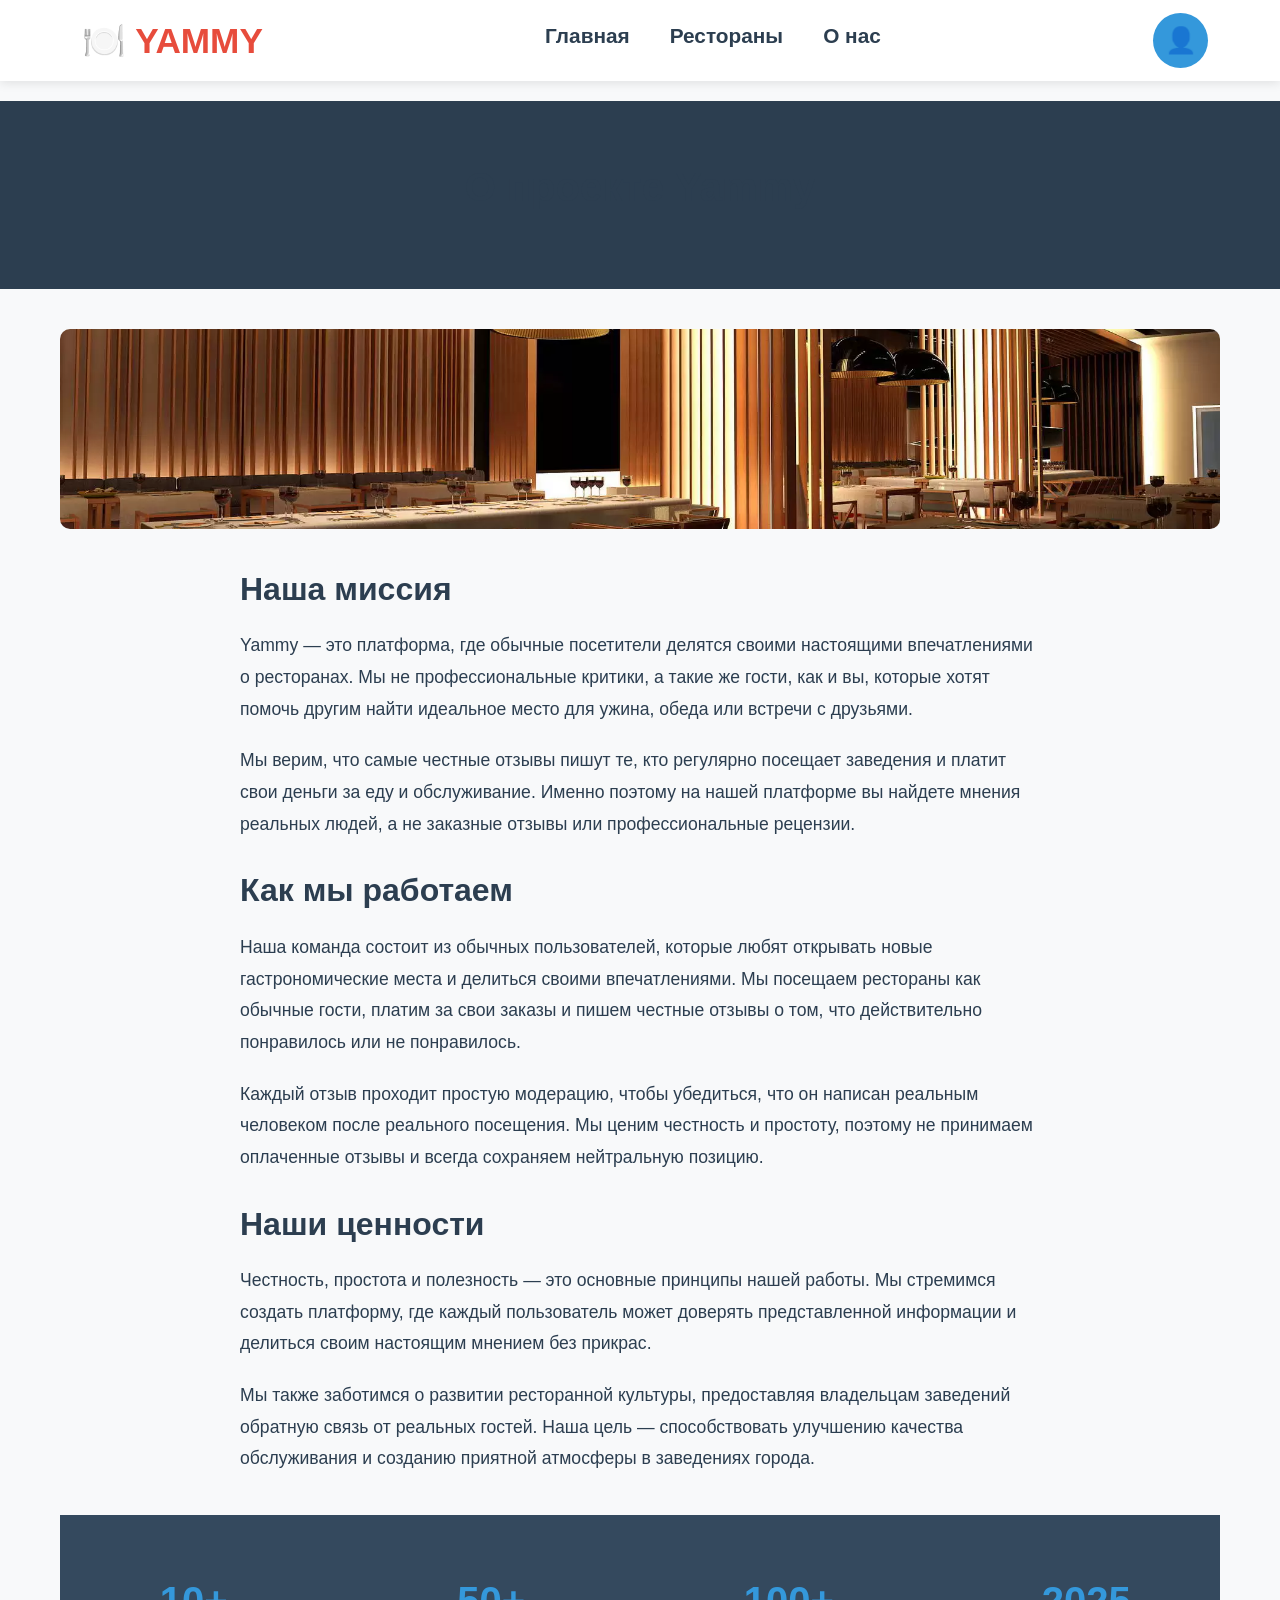
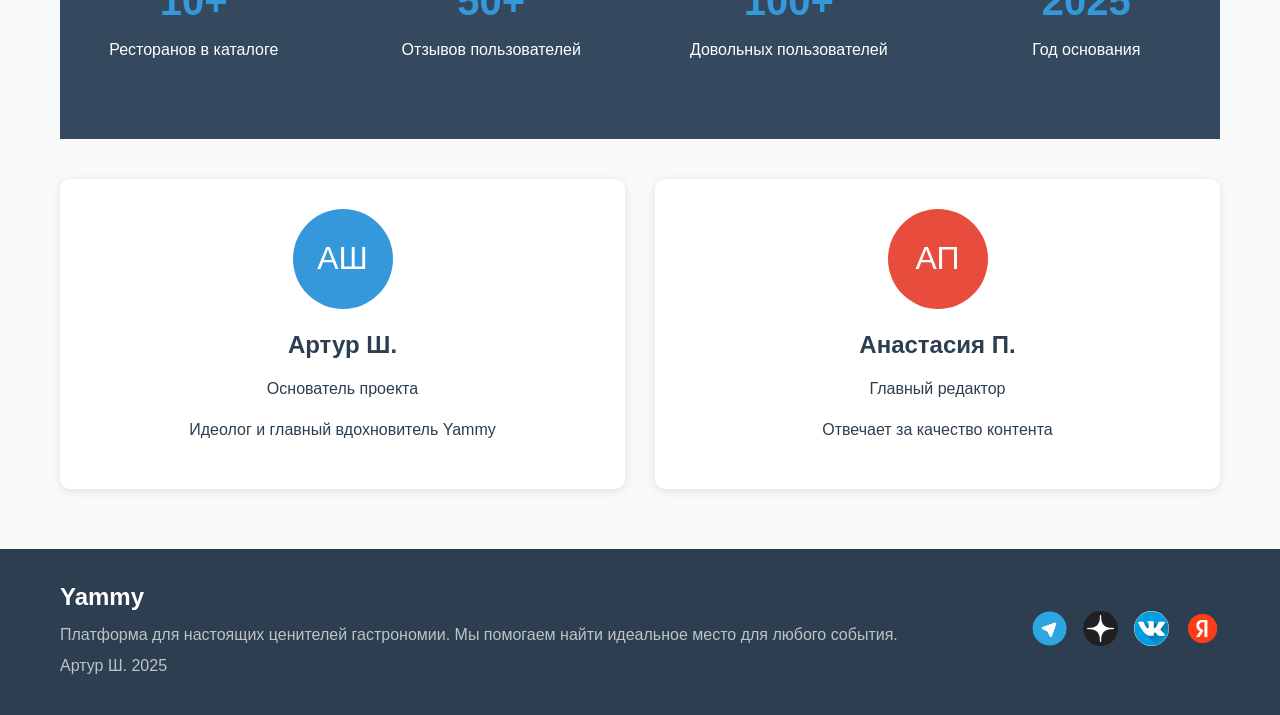
<file: frontend/about.html>
<!DOCTYPE html>
<html lang="ru">
<head>
    <meta charset="UTF-8">
    <meta name="viewport" content="width=device-width, initial-scale=1.0">
    <title>О нас - Yammy</title>
    <link rel="stylesheet" href="css/gen/reset.css">
    <link rel="stylesheet" href="css/gen/variables.css">
    <link rel="stylesheet" href="css/gen/base.css">
    <link rel="stylesheet" href="css/gen/header.css">
    <link rel="stylesheet" href="css/gen/footer.css">
    <link rel="stylesheet" href="css/gen/components.css">
    <link rel="stylesheet" href="css/gen/utilities.css">
    <link rel="stylesheet" href="css/pages/about.css">
</head>
<body>
    <header>
        <nav>
            <a href="index.html" class="logo">
                <div class="logo-placeholder">🍽️ YAMMY</div>
            </a>
            <ul class="nav-links">
                <li><a href="index.html">Главная</a></li>
                <li><a href="catalog.html">Рестораны</a></li>
                <li><a href="about.html">О нас</a></li>
            </ul>
            <a href="auth.html" class="profile-link">
                <div class="profile-placeholder">👤</div>
            </a>
        </nav>
    </header>

    <main>
        <div class="about-hero">
            <div class="container">
                <h1>О проекте Yammy</h1>
            </div>
        </div>

        <div class="container">
            <div class="about-image"></div>

            <div class="about-content">
                <h2>Наша миссия</h2>
                <p>Yammy — это платформа, где обычные посетители делятся своими настоящими впечатлениями о ресторанах. Мы не профессиональные критики, а такие же гости, как и вы, которые хотят помочь другим найти идеальное место для ужина, обеда или встречи с друзьями.</p>
                
                <p>Мы верим, что самые честные отзывы пишут те, кто регулярно посещает заведения и платит свои деньги за еду и обслуживание. Именно поэтому на нашей платформе вы найдете мнения реальных людей, а не заказные отзывы или профессиональные рецензии.</p>
                
                <h2>Как мы работаем</h2>
                <p>Наша команда состоит из обычных пользователей, которые любят открывать новые гастрономические места и делиться своими впечатлениями. Мы посещаем рестораны как обычные гости, платим за свои заказы и пишем честные отзывы о том, что действительно понравилось или не понравилось.</p>
                
                <p>Каждый отзыв проходит простую модерацию, чтобы убедиться, что он написан реальным человеком после реального посещения. Мы ценим честность и простоту, поэтому не принимаем оплаченные отзывы и всегда сохраняем нейтральную позицию.</p>
                
                <h2>Наши ценности</h2>
                <p>Честность, простота и полезность — это основные принципы нашей работы. Мы стремимся создать платформу, где каждый пользователь может доверять представленной информации и делиться своим настоящим мнением без прикрас.</p>
                
                <p>Мы также заботимся о развитии ресторанной культуры, предоставляя владельцам заведений обратную связь от реальных гостей. Наша цель — способствовать улучшению качества обслуживания и созданию приятной атмосферы в заведениях города.</p>
            </div>

            <div class="stats">
                <div class="stats-grid">
                    <div class="stat-item">
                        <h3>10+</h3>
                        <p>Ресторанов в каталоге</p>
                    </div>
                    <div class="stat-item">
                        <h3>50+</h3>
                        <p>Отзывов пользователей</p>
                    </div>
                    <div class="stat-item">
                        <h3>100+</h3>
                        <p>Довольных пользователей</p>
                    </div>
                    <div class="stat-item">
                        <h3>2025</h3>
                        <p>Год основания</p>
                    </div>
                </div>
            </div>

            <div class="team">
                <div class="team-member">
                    <div class="member-avatar">АШ</div>
                    <h3>Артур Ш.</h3>
                    <p>Основатель проекта</p>
                    <p>Идеолог и главный вдохновитель Yammy</p>
                </div>
                <div class="team-member">
                    <div class="member-avatar" style="background: #e74c3c;">АП</div>
                    <h3>Анастасия П.</h3>
                    <p>Главный редактор</p>
                    <p>Отвечает за качество контента</p>
                </div>
            </div>
        </div>
    </main>

    <footer>
        <div class="footer-content">
            <div class="footer-info">
                <h3>Yammy</h3>
                <p>Платформа для настоящих ценителей гастрономии. Мы помогаем найти идеальное место для любого события.</p>
                <p>Артур Ш. 2025</p>
            </div>
            <div class="social-links">
                <a href="#"><img src="images/telegram.png" alt="Telegram"></a>
                <a href="#"><img src="images/dzen.png" alt="Яндекс Дзен"></a>
                <a href="#"><img src="images/vk.png" alt="ВКонтакте"></a>
                <a href="#"><img src="images/yand.png" alt="Яндекс"></a>
            </div>
        </div>
    </footer>
</body>
</html>
</file>
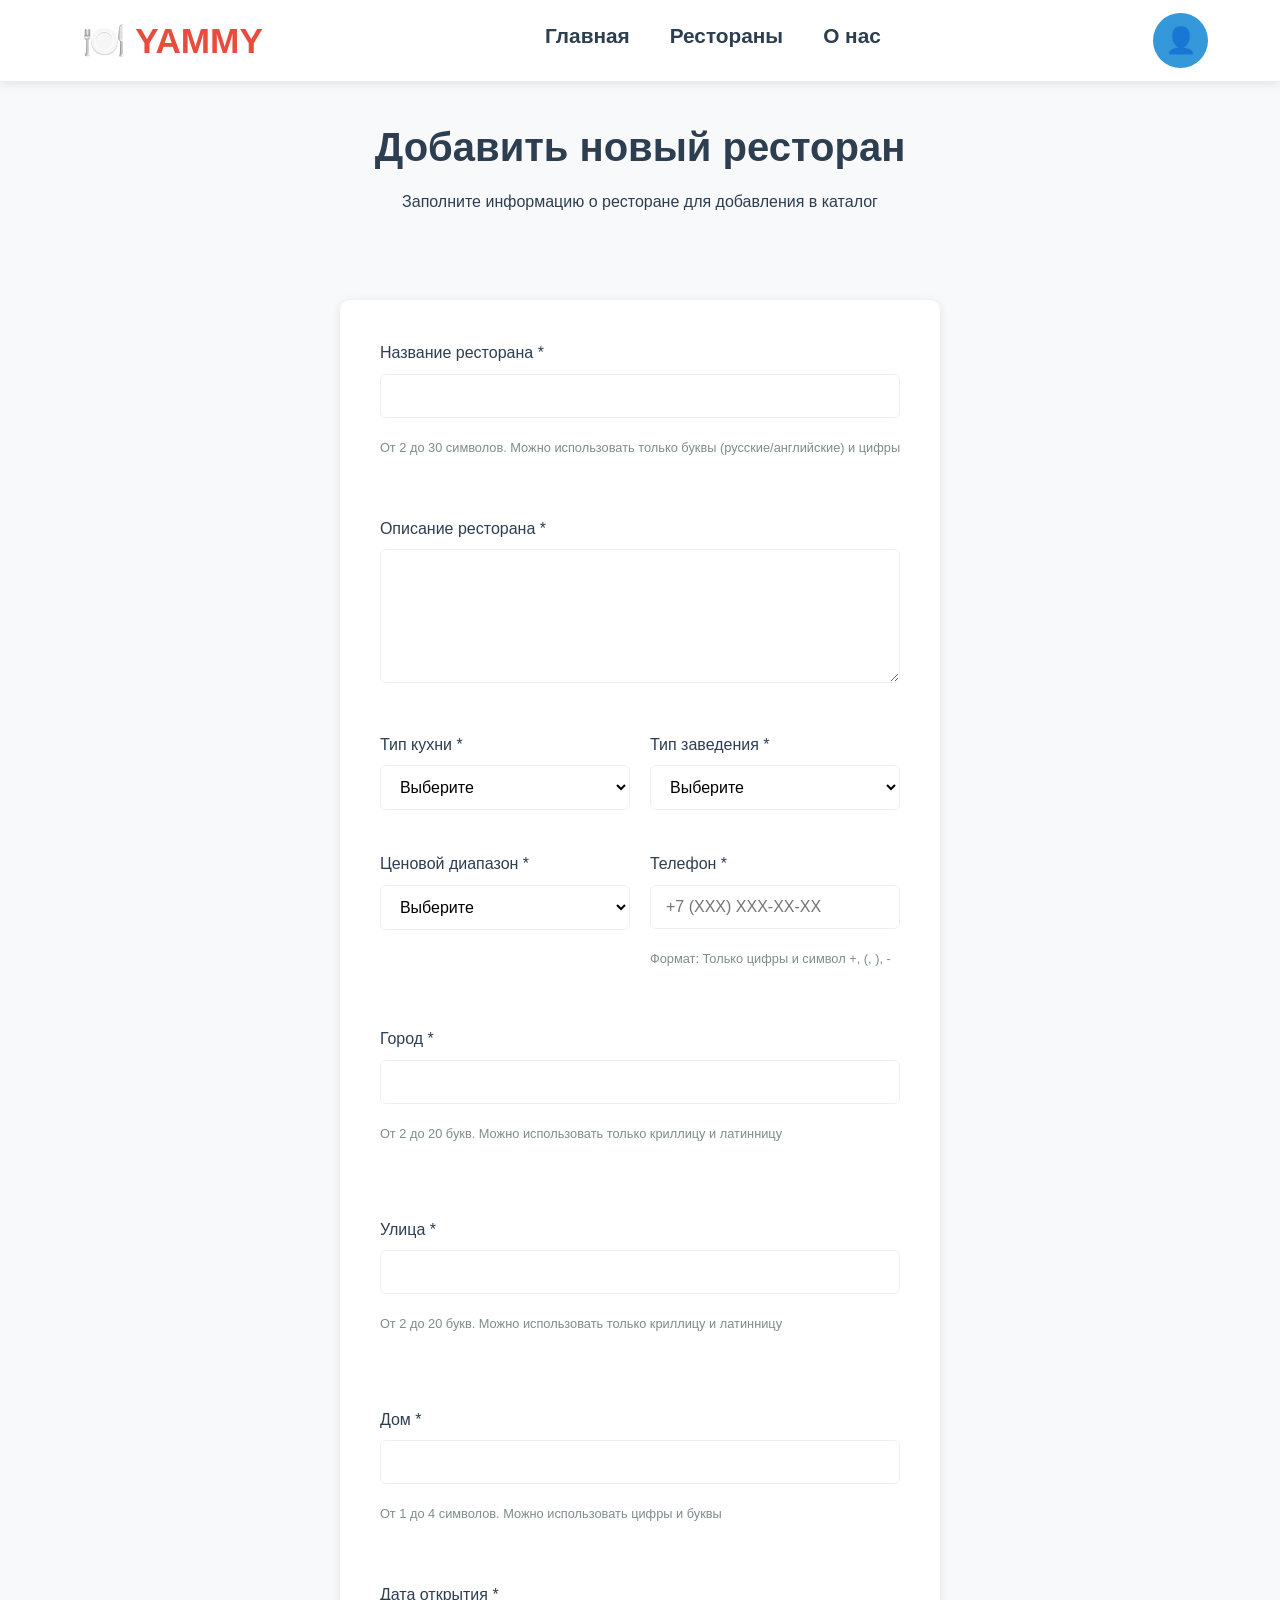
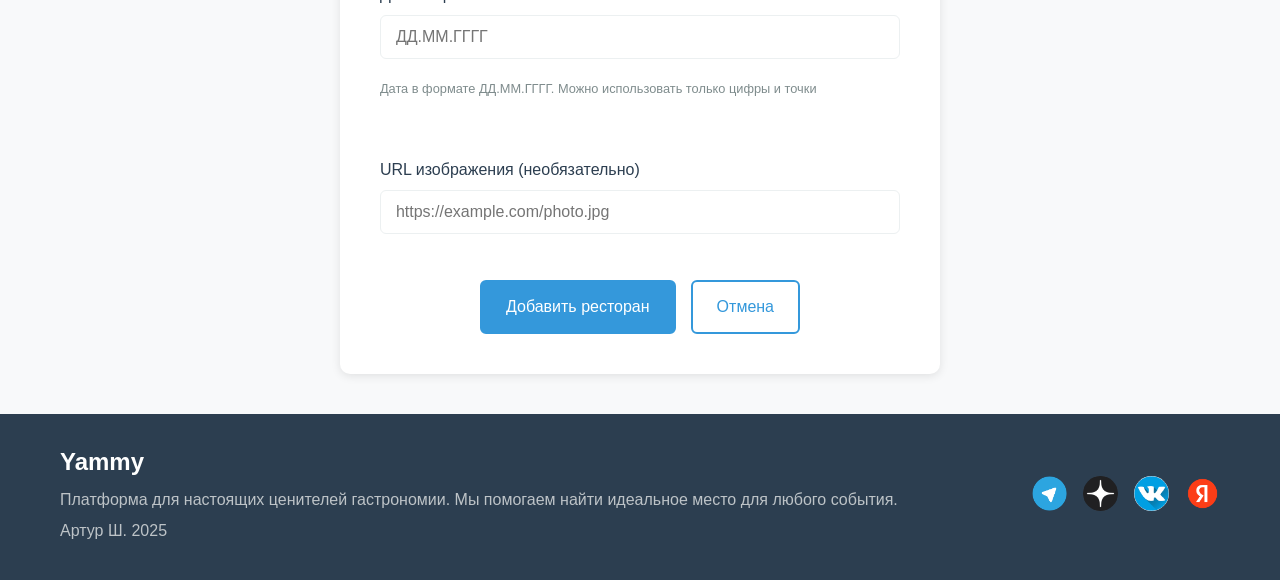
<file: frontend/add.html>
<!DOCTYPE html>
<html lang="ru">
<head>
    <meta charset="UTF-8">
    <meta name="viewport" content="width=device-width, initial-scale=1.0">
    <title>Добавить ресторан - Yammy</title>
    <link rel="stylesheet" href="css/gen/reset.css">
    <link rel="stylesheet" href="css/gen/variables.css">
    <link rel="stylesheet" href="css/gen/base.css">
    <link rel="stylesheet" href="css/gen/header.css">
    <link rel="stylesheet" href="css/gen/footer.css">
    <link rel="stylesheet" href="css/gen/components.css">
    <link rel="stylesheet" href="css/gen/utilities.css">
    <link rel="stylesheet" href="css/pages/add.css">
</head>
<body>
    <header>
        <nav>
            <a href="index.html" class="logo"><div class="logo-placeholder">🍽️ YAMMY</div></a>
            <ul class="nav-links">
                <li><a href="index.html">Главная</a></li>
                <li><a href="catalog.html">Рестораны</a></li>
                <li><a href="about.html">О нас</a></li>
            </ul>
            <a href="auth.html" class="profile-link" id="profile-link"><div class="profile-placeholder" id="profile-icon">👤</div></a>
        </nav>
    </header>

    <main class="container">
        <div class="add-restaurant-header">
            <h1>Добавить новый ресторан</h1>
            <p>Заполните информацию о ресторане для добавления в каталог</p>
        </div>

        <form class="add-form">
            <div class="form-group">
                <label for="restaurant-name">Название ресторана *</label>
                <input type="text" id="restaurant-name" required>
            </div>
            <div class="form-group">
                <label for="restaurant-description">Описание ресторана *</label>
                <textarea id="restaurant-description" rows="6" required></textarea>
            </div>
            <div class="form-row">
                <div class="form-group">
                    <label for="cuisine-type">Тип кухни *</label>
                    <select id="cuisine-type" required>
                        <option value="">Выберите</option>
                        <option value="Итальянская">Итальянская</option>
                        <option value="Грузинская">Грузинская</option>
                        <option value="Японская">Японская</option>
                        <option value="Американская">Американская</option>
                        <option value="Русская">Русская</option>
                    </select>
                </div>
                <div class="form-group">
                    <label for="restaurant-type">Тип заведения *</label>
                    <select id="restaurant-type" required>
                        <option value="">Выберите</option>
                        <option value="Ресторан">Ресторан</option>
                        <option value="Кафе">Кафе</option>
                        <option value="Бар">Бар</option>
                        <option value="Кофейня">Кофейня</option>
                    </select>
                </div>
            </div>
            <div class="form-row">
                <div class="form-group">
                    <label for="price-range">Ценовой диапазон *</label>
                    <select id="price-range" required>
                        <option value="">Выберите</option>
                        <option value="$">$ (до 1000₽)</option>
                        <option value="$$">$$ (1000-2000₽)</option>
                        <option value="$$$">$$$ (2000-4000₽)</option>
                        <option value="$$$$">$$$$ (4000-7000₽)</option>
                        <option value="$$$$$">$$$$$ (от 7000₽)</option>
                    </select>
                </div>
                <div class="form-group">
                    <label for="phone">Телефон *</label>
                    <input type="tel" id="phone" required placeholder="+7 (XXX) XXX-XX-XX">
                </div>
            </div>
            <div class="address-fields">
                <div class="form-group">
                    <label for="city">Город *</label>
                    <input type="text" id="city" required>
                </div>
                <div class="form-group">
                    <label for="street">Улица *</label>
                    <input type="text" id="street" required>
                </div>
                <div class="form-group">
                    <label for="house">Дом *</label>
                    <input type="text" id="house" required>
                </div>
            </div>
            <div class="form-group">
                <label for="opening-date">Дата открытия *</label>
                <input type="text" id="opening-date" required placeholder="ДД.ММ.ГГГГ">
            </div>
            <div class="form-group">
                <label for="image-url">URL изображения (необязательно)</label>
                <input type="text" id="image-url" placeholder="https://example.com/photo.jpg">
            </div>
            <div class="form-actions">
                <button type="button" class="btn" id="submit-restaurant">Добавить ресторан</button>
                <a href="admin.html" class="btn btn-secondary">Отмена</a>
            </div>
        </form>
    </main>

    <footer>
        <div class="footer-content">
            <div class="footer-info">
                <h3>Yammy</h3>
                <p>Платформа для настоящих ценителей гастрономии. Мы помогаем найти идеальное место для любого события.</p>
                <p>Артур Ш. 2025</p>
            </div>
            <div class="social-links">
                <a href="#"><img src="images/telegram.png" alt="Telegram"></a>
                <a href="#"><img src="images/dzen.png" alt="Яндекс Дзен"></a>
                <a href="#"><img src="images/vk.png" alt="ВКонтакте"></a>
                <a href="#"><img src="images/yand.png" alt="Яндекс"></a>
            </div>
        </div>
    </footer>

    <script src="js/api.js"></script>
    <script src="js/auth.js"></script>
    <script src="js/validation.js"></script> 
    <script src="js/add.js"></script>
</body>
</html>
</file>
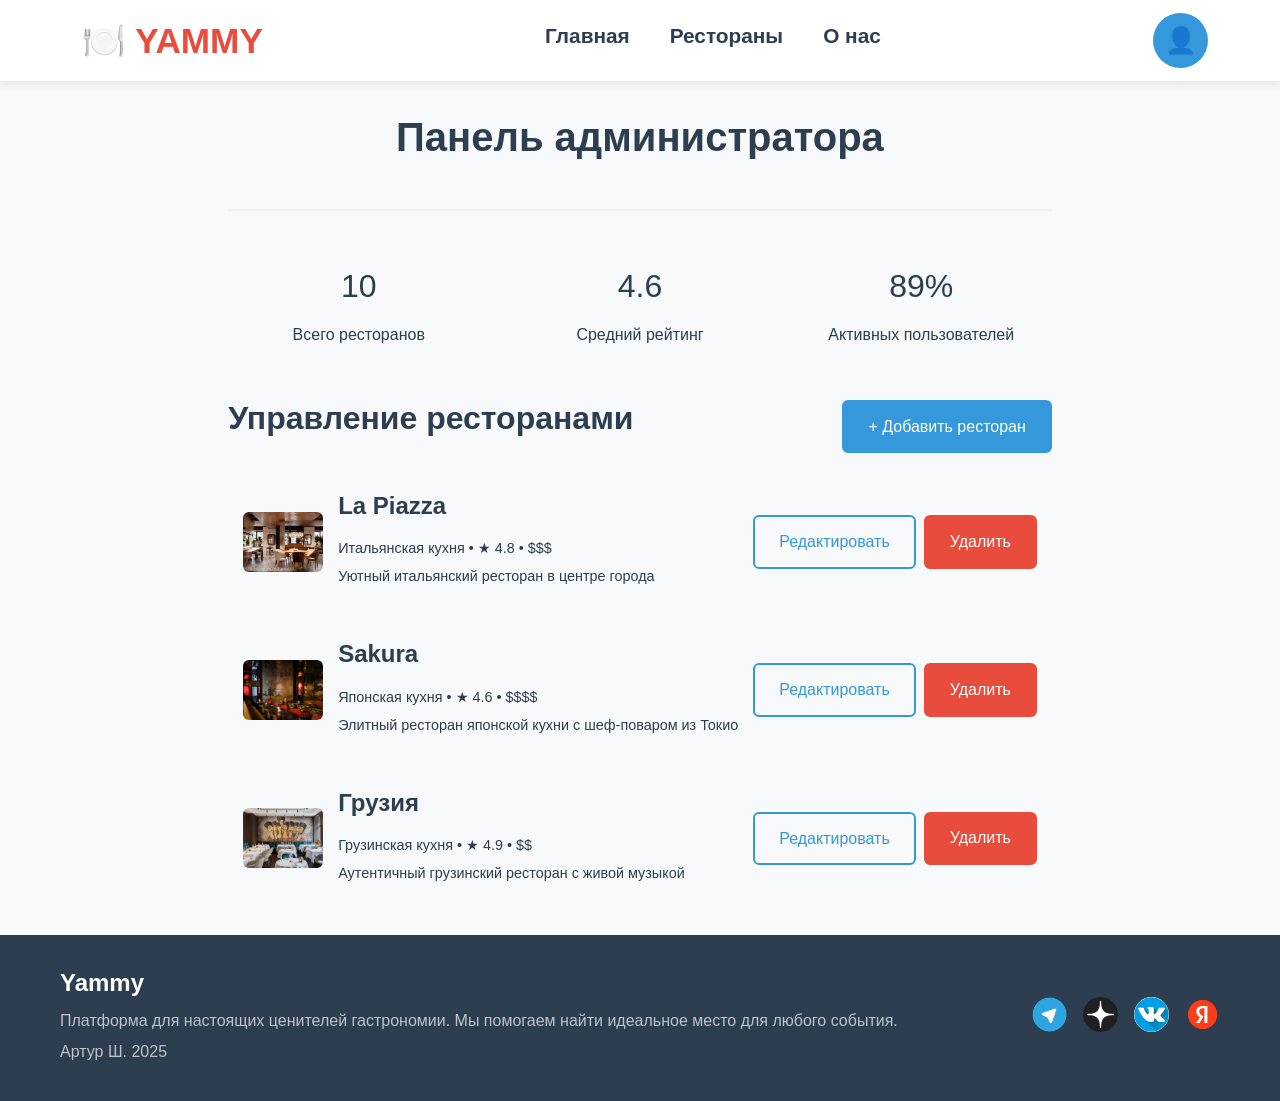
<file: frontend/admin.html>
<!DOCTYPE html>
<html lang="ru">
<head>
    <meta charset="UTF-8">
    <meta name="viewport" content="width=device-width, initial-scale=1.0">
    <title>Админ-панель - Yammy</title>
    <link rel="stylesheet" href="css/gen/reset.css">
    <link rel="stylesheet" href="css/gen/variables.css">
    <link rel="stylesheet" href="css/gen/base.css">
    <link rel="stylesheet" href="css/gen/header.css">
    <link rel="stylesheet" href="css/gen/footer.css">
    <link rel="stylesheet" href="css/gen/components.css">
    <link rel="stylesheet" href="css/gen/utilities.css">
    <link rel="stylesheet" href="css/pages/admin.css">
</head>
<body>
    <header>
        <nav>
            <a href="index.html" class="logo">
                <div class="logo-placeholder">🍽️ YAMMY</div>
            </a>
            <ul class="nav-links">
                <li><a href="index.html">Главная</a></li>
                <li><a href="catalog.html">Рестораны</a></li>
                <li><a href="about.html">О нас</a></li>
            </ul>
            <a href="profile.html" class="profile-link">
                <div class="profile-placeholder">👤</div>
            </a>
        </nav>
    </header>

    <main class="container">
        <section class="admin-header">
            <h1>Панель администратора</h1>
        </section>

        <section class="stats">
            <div class="stat-card">
                <div class="stat-number">10</div>
                <div>Всего ресторанов</div>
            </div>
            <div class="stat-card">
                <div class="stat-number">4.6</div>
                <div>Средний рейтинг</div>
            </div>
            <div class="stat-card">
                <div class="stat-number">89%</div>
                <div>Активных пользователей</div>
            </div>
        </section>

        <section class="admin-actions">
            <div class="section-header">
                <h2>Управление ресторанами</h2>
                <a href="add.html" class="btn">+ Добавить ресторан</a>
            </div>
            <div class="restaurants-list">
                <article class="restaurant-admin-item">
                    <img src="images/La1.png" alt="La Piazza" class="restaurant-image">
                    <div class="restaurant-info">
                        <h3>La Piazza</h3>
                        <p>Итальянская кухня • ★ 4.8 • $$$</p>
                        <p>Уютный итальянский ресторан в центре города</p>
                    </div>
                    <div class="admin-actions-buttons">
                        <a href="add.html" class="btn btn-secondary">Редактировать</a>
                        <button class="btn btn-danger">Удалить</button>
                    </div>
                </article>
                
                <article class="restaurant-admin-item">
                    <img src="images/Sakura.png" alt="Sakura" class="restaurant-image">
                    <div class="restaurant-info">
                        <h3>Sakura</h3>
                        <p>Японская кухня • ★ 4.6 • $$$$</p>
                        <p>Элитный ресторан японской кухни с шеф-поваром из Токио</p>
                    </div>
                    <div class="admin-actions-buttons">
                        <a href="add.html" class="btn btn-secondary">Редактировать</a>
                        <button class="btn btn-danger">Удалить</button>
                    </div>
                </article>
                
                <article class="restaurant-admin-item">
                    <img src="images/Gruzija.png" alt="Грузия" class="restaurant-image">
                    <div class="restaurant-info">
                        <h3>Грузия</h3>
                        <p>Грузинская кухня • ★ 4.9 • $$</p>
                        <p>Аутентичный грузинский ресторан с живой музыкой</p>
                    </div>
                    <div class="admin-actions-buttons">
                        <a href="add.html" class="btn btn-secondary">Редактировать</a>
                        <button class="btn btn-danger">Удалить</button>
                    </div>
                </article>
            </div>
        </section>
    </main>

    <footer>
        <div class="footer-content">
            <div class="footer-info">
                <h3>Yammy</h3>
                <p>Платформа для настоящих ценителей гастрономии. Мы помогаем найти идеальное место для любого события.</p>
                <p>Артур Ш. 2025</p>
            </div>
            <div class="social-links">
                <a href="#"><img src="images/telegram.png" alt="Telegram"></a>
                <a href="#"><img src="images/dzen.png" alt="Яндекс Дзен"></a>
                <a href="#"><img src="images/vk.png" alt="ВКонтакте"></a>
                <a href="#"><img src="images/yand.png" alt="Яндекс"></a>
            </div>
        </div>
    </footer>
</body>
</html>
</file>
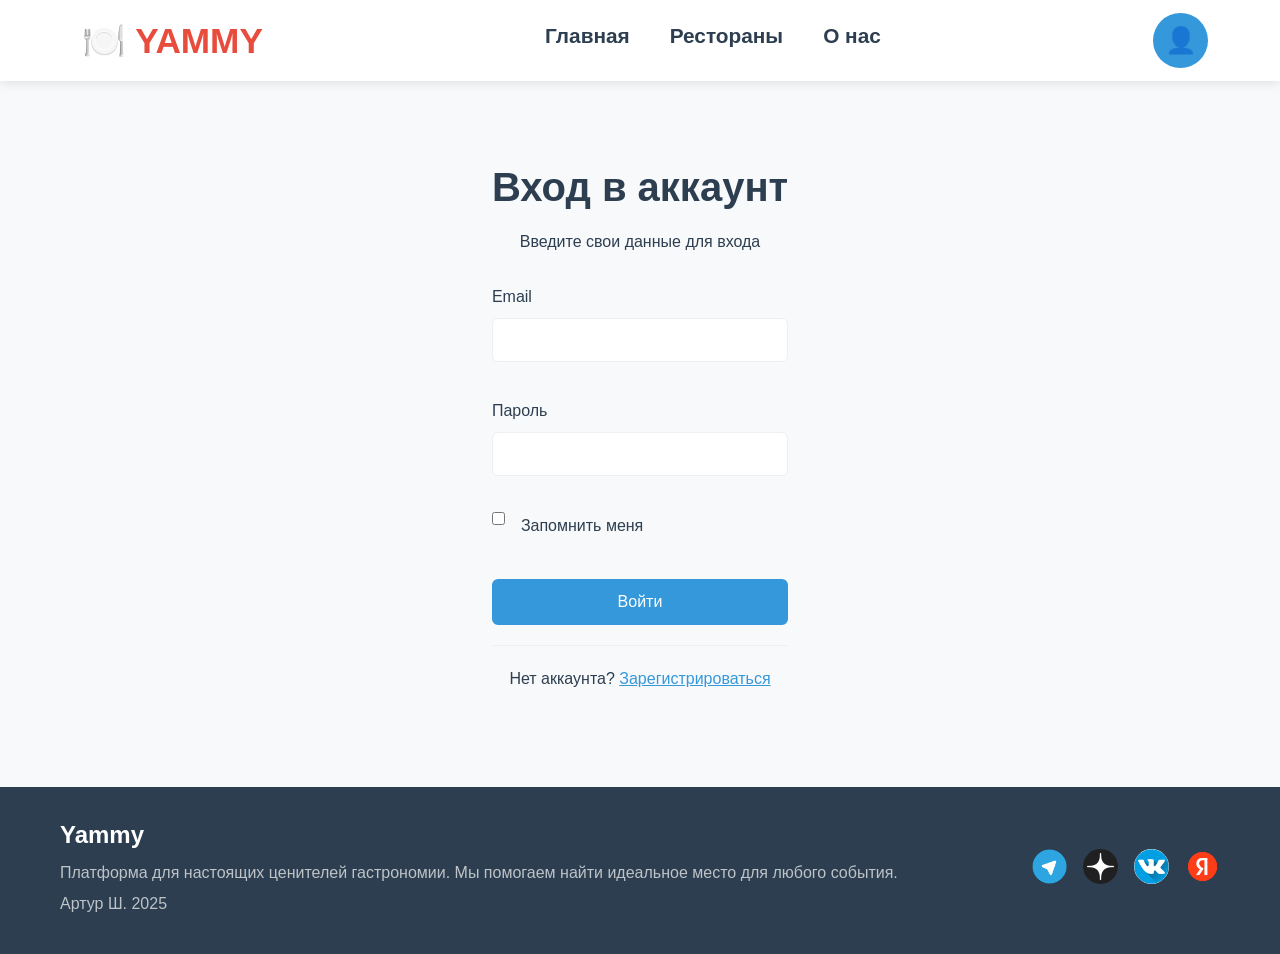
<file: frontend/auth.html>
<!DOCTYPE html>
<html lang="ru">
<head>
    <meta charset="UTF-8">
    <meta name="viewport" content="width=device-width, initial-scale=1.0">
    <title>Вход - Yammy</title>
    <link rel="stylesheet" href="css/gen/reset.css">
    <link rel="stylesheet" href="css/gen/variables.css">
    <link rel="stylesheet" href="css/gen/base.css">
    <link rel="stylesheet" href="css/gen/header.css">
    <link rel="stylesheet" href="css/gen/footer.css">
    <link rel="stylesheet" href="css/gen/components.css">
    <link rel="stylesheet" href="css/gen/utilities.css">
    <link rel="stylesheet" href="css/pages/auth.css">
</head>
<body>
    <header>
        <nav>
            <a href="index.html" class="logo"><div class="logo-placeholder">🍽️ YAMMY</div></a>
            <ul class="nav-links">
                <li><a href="index.html">Главная</a></li>
                <li><a href="catalog.html">Рестораны</a></li>
                <li><a href="about.html">О нас</a></li>
            </ul>
            <a href="auth.html" class="profile-link" id="profile-link"><div class="profile-placeholder" id="profile-icon">👤</div></a>
        </nav>
    </header>

    <main class="container">
        <div class="auth-container">
            <div class="auth-card">
                <div class="auth-header">
                    <h1>Вход в аккаунт</h1>
                    <p>Введите свои данные для входа</p>
                </div>
                <form class="auth-form" id="login-form">
                    <div class="form-group">
                        <label for="email">Email</label>
                        <input type="email" id="email" required>
                    </div>
                    <div class="form-group">
                        <label for="password">Пароль</label>
                        <input type="password" id="password" required>
                    </div>
                    <div class="form-options">
                        <label class="remember-me">
                            <input type="checkbox" id="remember"> Запомнить меня
                        </label>
                    </div>
                    <div class="auth-actions">
                        <button type="submit" class="btn">Войти</button>
                    </div>
                    <div class="auth-links">
                        <p>Нет аккаунта? <a href="register.html">Зарегистрироваться</a></p>
                    </div>
                </form>
            </div>
        </div>
    </main>

    <footer>
        <div class="footer-content">
            <div class="footer-info">
                <h3>Yammy</h3>
                <p>Платформа для настоящих ценителей гастрономии. Мы помогаем найти идеальное место для любого события.</p>
                <p>Артур Ш. 2025</p>
            </div>
            <div class="social-links">
                <a href="#"><img src="images/telegram.png" alt="Telegram"></a>
                <a href="#"><img src="images/dzen.png" alt="Яндекс Дзен"></a>
                <a href="#"><img src="images/vk.png" alt="ВКонтакте"></a>
                <a href="#"><img src="images/yand.png" alt="Яндекс"></a>
            </div>
        </div>
    </footer>
    <script>
    localStorage.clear();
    sessionStorage.clear();
</script>
    <script src="js/api.js"></script>
    <script src="js/auth.js"></script>
    <script>
        document.getElementById('login-form').addEventListener('submit', async (e) => {
            e.preventDefault();
            const email = document.getElementById('email').value;
            const password = document.getElementById('password').value;
            const remember = document.getElementById('remember').checked;
            try {
                await login(email, password, remember);
               
            } catch(err) { alert(err.message); }
        });
    </script>
</body>
</html>
</file>
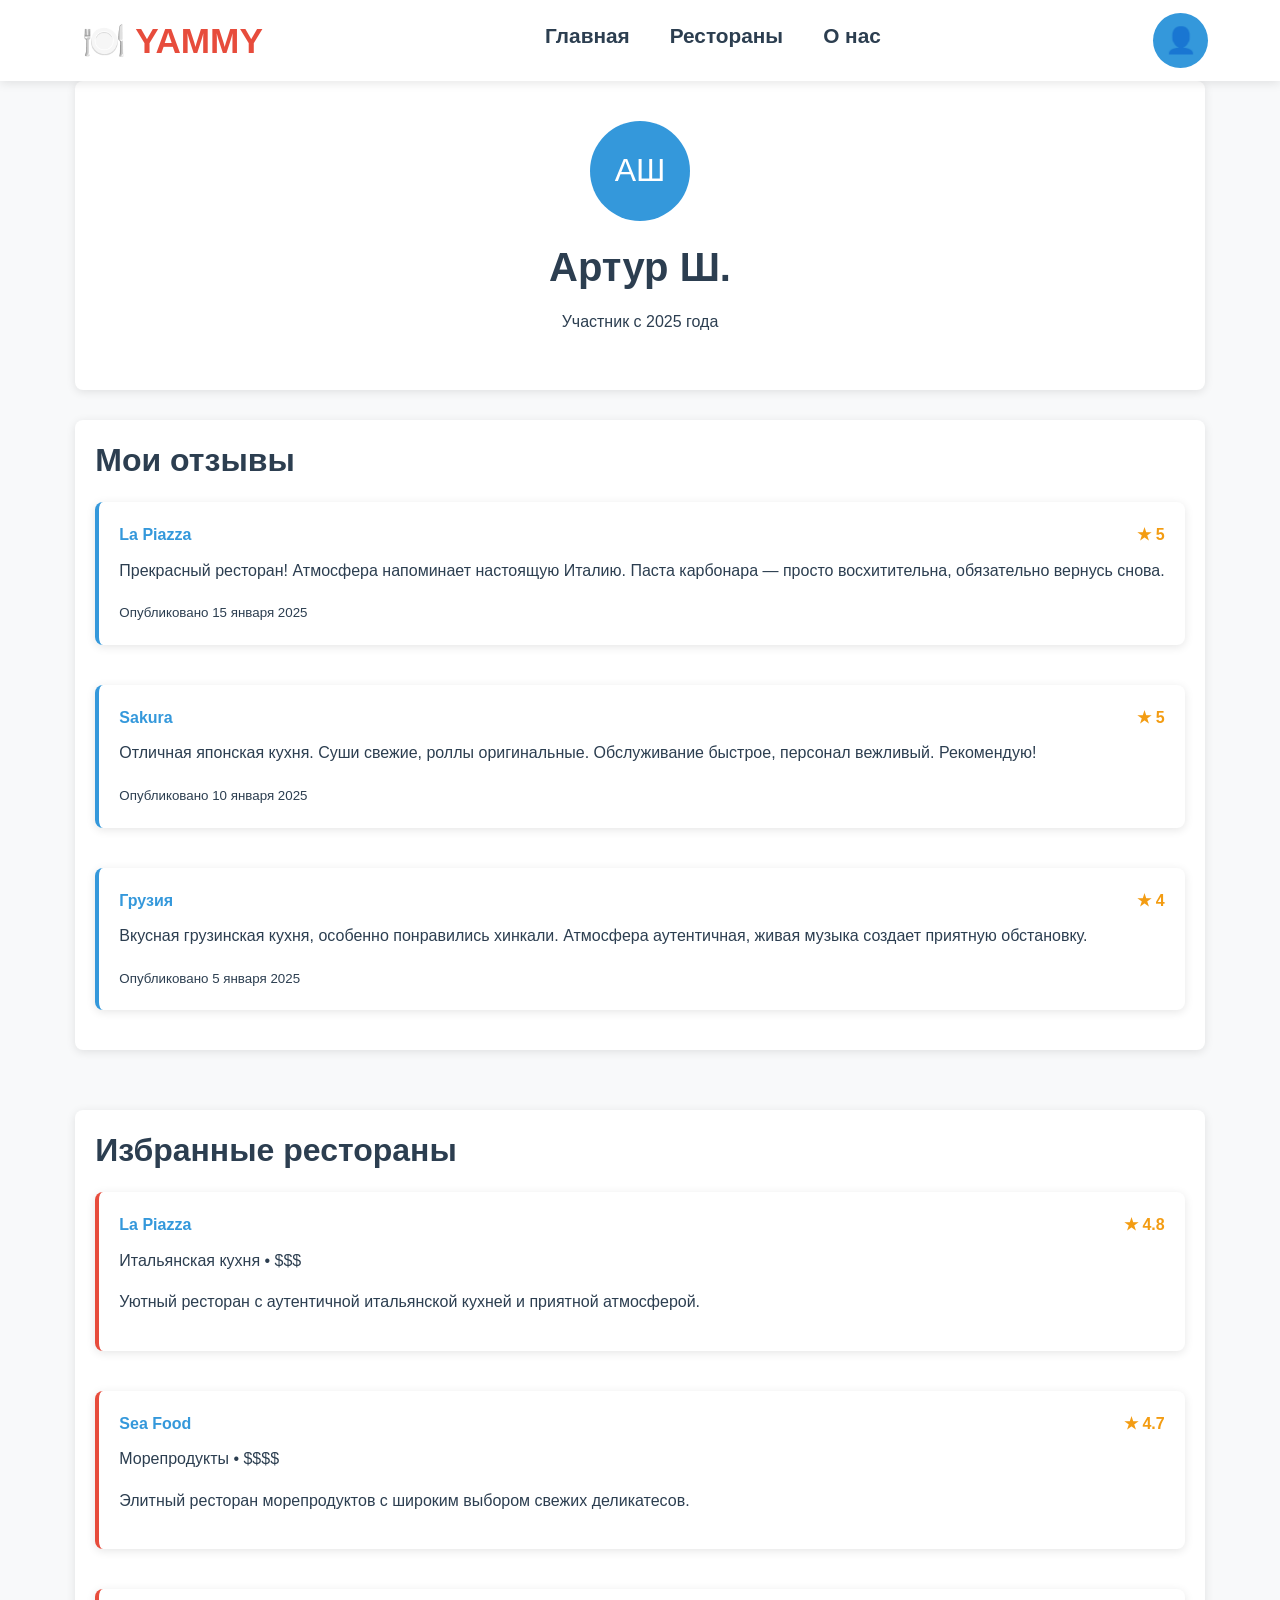
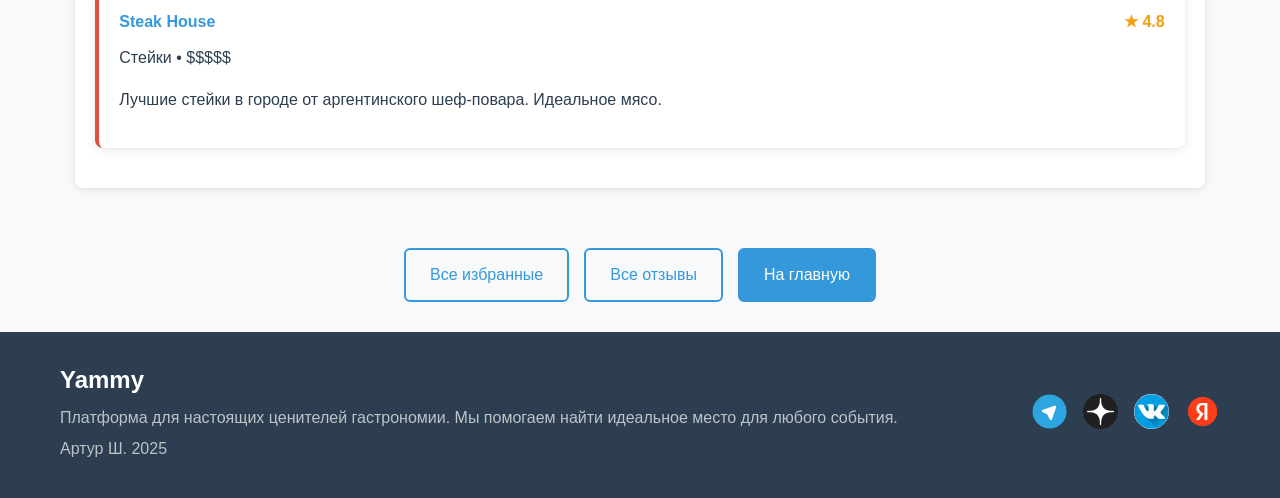
<file: frontend/profile.html>
<!DOCTYPE html>
<html lang="ru">
<head>
    <meta charset="UTF-8">
    <meta name="viewport" content="width=device-width, initial-scale=1.0">
    <title>Профиль - Yammy</title>
    <link rel="stylesheet" href="css/gen/reset.css">
    <link rel="stylesheet" href="css/gen/variables.css">
    <link rel="stylesheet" href="css/gen/base.css">
    <link rel="stylesheet" href="css/gen/header.css">
    <link rel="stylesheet" href="css/gen/footer.css">
    <link rel="stylesheet" href="css/gen/components.css">
    <link rel="stylesheet" href="css/gen/utilities.css">
    <link rel="stylesheet" href="css/pages/profile.css">
</head>
<body>
    <header>
        <nav>
            <a href="index.html" class="logo">
                <div class="logo-placeholder">🍽️ YAMMY</div>
            </a>
            <ul class="nav-links">
                <li><a href="index.html">Главная</a></li>
                <li><a href="catalog.html">Рестораны</a></li>
                <li><a href="about.html">О нас</a></li>
            </ul>
            <a href="profile.html" class="profile-link">
                <div class="profile-placeholder">👤</div>
            </a>
        </nav>
    </header>

    <main class="container">
        <section class="profile-header card">
            <div class="profile-avatar" style="background: var(--primary-color); color: var(--white); border-radius: 50%;">АШ</div>
            <h1>Артур Ш.</h1>
            <p>Участник с 2025 года</p>
        </section>

        <section class="profile-sections">
            <div class="profile-section card">
                <h2>Мои отзывы</h2>
                <div class="reviews-grid">
                    <article class="review-card card">
                        <div class="card-header">
                            <a href="restaurant.html" class="restaurant-link">La Piazza</a>
                            <div class="rating">★ 5</div>
                        </div>
                        <p>Прекрасный ресторан! Атмосфера напоминает настоящую Италию. Паста карбонара — просто восхитительна, обязательно вернусь снова.</p>
                        <small>Опубликовано 15 января 2025</small>
                    </article>
                    
                    <article class="review-card card">
                        <div class="card-header">
                            <a href="restaurant.html" class="restaurant-link">Sakura</a>
                            <div class="rating">★ 5</div>
                        </div>
                        <p>Отличная японская кухня. Суши свежие, роллы оригинальные. Обслуживание быстрое, персонал вежливый. Рекомендую!</p>
                        <small>Опубликовано 10 января 2025</small>
                    </article>
                    
                    <article class="review-card card">
                        <div class="card-header">
                            <a href="restaurant.html" class="restaurant-link">Грузия</a>
                            <div class="rating">★ 4</div>
                        </div>
                        <p>Вкусная грузинская кухня, особенно понравились хинкали. Атмосфера аутентичная, живая музыка создает приятную обстановку.</p>
                        <small>Опубликовано 5 января 2025</small>
                    </article>
                </div>
            </div>

            <div class="profile-section card">
                <h2>Избранные рестораны</h2>
                <div class="favorites-grid">
                    <article class="favorite-card card">
                        <div class="card-header">
                            <a href="restaurant.html" class="restaurant-link">La Piazza</a>
                            <div class="rating">★ 4.8</div>
                        </div>
                        <p>Итальянская кухня • $$$</p>
                        <p>Уютный ресторан с аутентичной итальянской кухней и приятной атмосферой.</p>
                    </article>
                    
                    <article class="favorite-card card">
                        <div class="card-header">
                            <a href="restaurant.html" class="restaurant-link">Sea Food</a>
                            <div class="rating">★ 4.7</div>
                        </div>
                        <p>Морепродукты • $$$$</p>
                        <p>Элитный ресторан морепродуктов с широким выбором свежих деликатесов.</p>
                    </article>
                    
                    <article class="favorite-card card">
                        <div class="card-header">
                            <a href="restaurant.html" class="restaurant-link">Steak House</a>
                            <div class="rating">★ 4.8</div>
                        </div>
                        <p>Стейки • $$$$$</p>
                        <p>Лучшие стейки в городе от аргентинского шеф-повара. Идеальное мясо.</p>
                    </article>
                </div>
            </div>
        </section>

        <div class="profile-actions">
            <a href="favourites.html" class="btn btn-secondary">Все избранные</a>
            <a href="#" class="btn btn-secondary">Все отзывы</a>
            <a href="index.html" class="btn">На главную</a>
        </div>
    </main>

    <footer>
        <div class="footer-content">
            <div class="footer-info">
                <h3>Yammy</h3>
                <p>Платформа для настоящих ценителей гастрономии. Мы помогаем найти идеальное место для любого события.</p>
                <p>Артур Ш. 2025</p>
            </div>
            <div class="social-links">
                <a href="#"><img src="images/telegram.png" alt="Telegram"></a>
                <a href="#"><img src="images/dzen.png" alt="Яндекс Дзен"></a>
                <a href="#"><img src="images/vk.png" alt="ВКонтакте"></a>
                <a href="#"><img src="images/yand.png" alt="Яндекс"></a>
            </div>
        </div>
    </footer>
</body>
</html>
</file>
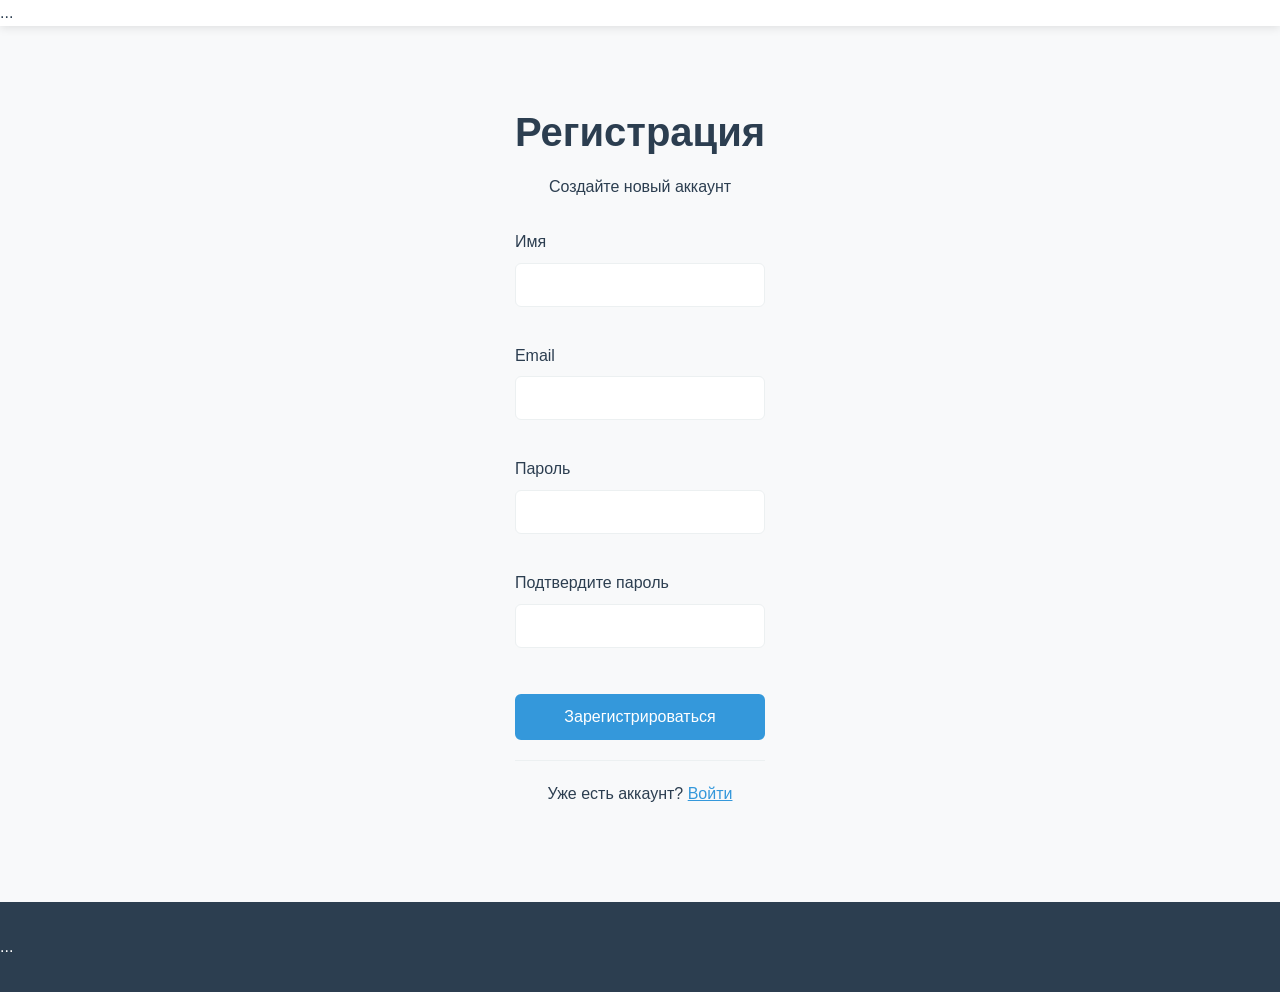
<file: frontend/register.html>
<!DOCTYPE html>
<html lang="ru">
<head>
    <meta charset="UTF-8">
    <meta name="viewport" content="width=device-width, initial-scale=1.0">
    <title>Регистрация - Yammy</title>
    <link rel="stylesheet" href="css/gen/reset.css">
    <link rel="stylesheet" href="css/gen/variables.css">
    <link rel="stylesheet" href="css/gen/base.css">
    <link rel="stylesheet" href="css/gen/header.css">
    <link rel="stylesheet" href="css/gen/footer.css">
    <link rel="stylesheet" href="css/gen/components.css">
    <link rel="stylesheet" href="css/gen/utilities.css">
    <link rel="stylesheet" href="css/pages/auth.css">
</head>
<body>
    <header>...</header>
    <main class="container">
        <div class="auth-container">
            <div class="auth-card">
                <div class="auth-header">
                    <h1>Регистрация</h1>
                    <p>Создайте новый аккаунт</p>
                </div>
                <form class="auth-form" id="register-form">
                    <div class="form-group">
                        <label for="name">Имя</label>
                        <input type="text" id="name" required>
                    </div>
                    <div class="form-group">
                        <label for="email">Email</label>
                        <input type="email" id="email" required>
                    </div>
                    <div class="form-group">
                        <label for="password">Пароль</label>
                        <input type="password" id="password" required>
                    </div>
                    <div class="form-group">
                        <label for="confirm-password">Подтвердите пароль</label>
                        <input type="password" id="confirm-password" required>
                    </div>
                    <div class="auth-actions">
                        <button type="submit" class="btn" id="register-btn">Зарегистрироваться</button>
                    </div>
                    <div class="auth-links">
                        <p>Уже есть аккаунт? <a href="auth.html">Войти</a></p>
                    </div>
                </form>
            </div>
        </div>
    </main>
    <footer>...</footer>
    <script src="js/api.js"></script>
    <script src="js/auth.js"></script>
    <script>
        document.getElementById('register-form').addEventListener('submit', async (e) => {
            e.preventDefault();
            const name = document.getElementById('name').value;
            const email = document.getElementById('email').value;
            const password = document.getElementById('password').value;
            const confirm = document.getElementById('confirm-password').value;
            if (password !== confirm) { alert('Пароли не совпадают'); return; }
            try {
                await register(name, email, password, '');
                window.location.href = 'index.html';
            } catch(err) { alert(err.message); }
        });
    </script>
</body>
</html>
</file>
<file: frontend/css/gen/variables.css>
:root {
    --primary-color: #3498db;
    --secondary-color: #2c3e50;
    --accent-color: #e74c3c;
    --success-color: #27ae60;
    --warning-color: #f39c12;
    --text-color: #2c3e50;
    --text-light: #7f8c8d;
    --bg-color: #f8f9fa;
    --white: #ffffff;
    --border-color: #ecf0f1;
    --shadow: 0 2px 10px rgba(0,0,0,0.1);
}
</file>
<file: frontend/css/gen/base.css>
body {
    font-family: 'Segoe UI', Tahoma, Geneva, Verdana, sans-serif;
    line-height: 1.6;
    color: var(--text-color);
    background-color: var(--bg-color);
    min-height: 100vh;
    display: flex;
    flex-direction: column;
}

.container {
    max-width: 1200px;
    margin: 0 auto;
    padding: 0 20px;
    flex: 1;
}

main {
    flex: 1;
    padding: 20px 0;
}

h1, h2, h3, h4, h5, h6 {
    color: var(--secondary-color);
    margin-bottom: 1rem;
    line-height: 1.3;
}

h1 {
    font-size: 2.5rem;
}

h2 {
    font-size: 2rem;
}

h3 {
    font-size: 1.5rem;
}

p {
    margin-bottom: 1rem;
}

a {
    color: var(--primary-color);
    transition: color 0.3s ease;
}

a:hover {
    color: var(--accent-color);
}

.text-center {
    text-align: center;
}

.mb-0 {
    margin-bottom: 0;
}

.mt-0 {
    margin-top: 0;
}

ul, ol {
    margin-bottom: 1rem;
    padding-left: 1.5rem;
}

li {
    margin-bottom: 0.5rem;
}
</file>
<file: frontend/css/gen/header.css>
header {
    background: var(--white);
    box-shadow: var(--shadow);
    position: sticky;
    top: 0;
    z-index: 1000;
}

header nav {
    display: flex;
    justify-content: space-between;
    align-items: center;
    padding: 0.8rem 2rem;
    max-width: 1200px;
    margin: 0 auto;
    min-height: 70px;
}

.logo {
    text-decoration: none;
    display: flex;
    align-items: center;
}

.logo-placeholder {
    font-size: 2.2rem;
    font-weight: bold;
    color: var(--accent-color);
    padding: 10px;
    line-height: 1;
}

.nav-links {
    display: flex;
    list-style: none;
    gap: 2.5rem;
    align-items: center;
    margin: 0;
    padding: 0;
}

.nav-links li {
    display: flex;
    align-items: center;
}

.nav-links a {
    text-decoration: none;
    color: var(--text-color);
    font-weight: 600;
    font-size: 1.3rem;
    transition: color 0.3s ease;
    position: relative;
    line-height: 1;
    padding: 8px 0;
}

.nav-links a:hover,
.nav-links a:focus {
    color: var(--accent-color);
}

.nav-links a::after {
    content: '';
    position: absolute;
    bottom: 0;
    left: 0;
    width: 0;
    height: 2px;
    background: var(--accent-color);
    transition: width 0.3s ease;
}

.nav-links a:hover::after {
    width: 100%;
}

.profile-link {
    text-decoration: none;
    display: flex;
    align-items: center;
}
.header-icons {
    display: flex;
    align-items: center;
    gap: 15px;
}

.favourites-link {
    text-decoration: none;
}

.favourites-placeholder {
    width: 45px;
    height: 45px;
    background: var(--primary-color);
    border-radius: 50%;
    display: flex;
    align-items: center;
    justify-content: center;
    color: var(--white);
    font-size: 1.5rem;
    transition: transform 0.3s ease;
}

.favourites-placeholder:hover {
    transform: scale(1.1);
    background: var(--accent-color);
}
.profile-placeholder {
    width: 55px;
    height: 55px;
    background: var(--primary-color);
    border-radius: 50%;
    display: flex;
    align-items: center;
    justify-content: center;
    color: var(--white);
    font-size: 1.6rem;
    transition: transform 0.3s ease;
}

.profile-placeholder:hover {
    transform: scale(1.1);
}
</file>
<file: frontend/css/gen/footer.css>
footer {
    background: var(--secondary-color);
    color: var(--white);
    padding: 2rem 0;
    margin-top: auto;
}

.footer-content {
    max-width: 1200px;
    margin: 0 auto;
    padding: 0 20px;
    display: flex;
    justify-content: space-between;
    align-items: center;
}

.footer-info h3 {
    color: var(--white);
    margin-bottom: 10px;
}

.footer-info p {
    margin-bottom: 5px;
    color: #bdc3c7;
}

.social-links {
    display: flex;
    gap: 1rem;
}

.social-links a {
    display: inline-block;
    text-decoration: none;
    transition: transform 0.3s ease;
}

.social-links img {
    width: 35px;
    height: 35px;
    border-radius: 50%;
    transition: transform 0.3s ease;
}

.social-links a:hover img {
    transform: scale(1.1);
}
</file>
<file: frontend/css/gen/components.css>
.btn {
    display: inline-block;
    background: var(--primary-color);
    color: var(--white);
    border: none;
    padding: 12px 24px;
    border-radius: 6px;
    cursor: pointer;
    font-size: 1rem;
    font-weight: 500;
    text-decoration: none;
    text-align: center;
    transition: all 0.3s ease;
    border: 2px solid var(--primary-color);
}

.btn:hover {
    background: #2980b9;
    transform: translateY(-2px);
    box-shadow: 0 4px 12px rgba(52, 152, 219, 0.3);
}

.btn:disabled {
    background: #bdc3c7;
    border-color: #bdc3c7;
    cursor: not-allowed;
    transform: none;
    box-shadow: none;
}

.btn-secondary {
    background: transparent;
    color: var(--primary-color);
}

.btn-secondary:hover {
    background: var(--primary-color);
    color: var(--white);
}

.btn-danger {
    background: var(--accent-color);
    border-color: var(--accent-color);
}

.btn-danger:hover {
    background: #c0392b;
}

input, textarea, select {
    width: 100%;
    padding: 12px 15px;
    border: 1px solid var(--border-color);
    border-radius: 6px;
    margin-bottom: 1rem;
    font-size: 1rem;
    transition: border-color 0.3s ease, box-shadow 0.3s ease;
    font-family: inherit;
}

input:focus, textarea:focus, select:focus {
    outline: none;
    border-color: var(--primary-color);
    box-shadow: 0 0 0 3px rgba(52, 152, 219, 0.1);
}

textarea {
    resize: vertical;
    min-height: 100px;
}

select {
    background: var(--white);
    cursor: pointer;
}

.rating {
    color: var(--warning-color);
    font-weight: bold;
    display: inline-flex;
    align-items: center;
    gap: 2px;
}

.price {
    color: var(--success-color);
    font-weight: bold;
}

.cuisine {
    color: var(--text-light);
    font-size: 0.9rem;
}

.card {
    background: var(--white);
    border-radius: 8px;
    padding: 20px;
    box-shadow: var(--shadow);
    margin-bottom: 20px;
}

table {
    width: 100%;
    border-collapse: collapse;
    margin-bottom: 1rem;
    background: var(--white);
    border-radius: 8px;
    overflow: hidden;
    box-shadow: var(--shadow);
}

th, td {
    padding: 12px 15px;
    text-align: left;
    border-bottom: 1px solid var(--border-color);
}

th {
    background: var(--secondary-color);
    color: var(--white);
    font-weight: 600;
}

tr:hover {
    background: #f8f9fa;
}

input[type="checkbox"] {
    width: auto;
    margin-right: 8px;
    vertical-align: middle;
}

label {
    display: flex;
    align-items: center;
    margin-bottom: 8px;
}

.loading {
    opacity: 0.7;
    pointer-events: none;
}
input.error,
textarea.error,
select.error {
    border-color: var(--accent-color);
    box-shadow: 0 0 0 3px rgba(231, 76, 60, 0.1);
}

input.success,
textarea.success,
select.success {
    border-color: var(--success-color);
}

.field-hint {
    font-size: 0.8rem;
    color: var(--text-light);
    margin-top: 5px;
    margin-bottom: 8px;
    line-height: 1.4;
}

.field-error {
    font-size: 0.8rem;
    color: var(--accent-color);
    margin-top: 5px;
    display: block;
    min-height: 1.2em;
}

.error-container {
    background: #ffeaea;
    border: 1px solid var(--accent-color);
    border-radius: 6px;
    padding: 15px;
    margin-bottom: 20px;
}

.error-list {
    list-style: none;
    padding: 0;
    margin: 0;
}

.error-list li {
    margin-bottom: 5px;
    padding-left: 15px;
    position: relative;
}

.error-list li:before {
    content: '•';
    color: var(--accent-color);
    position: absolute;
    left: 0;
}
</file>
<file: frontend/css/gen/utilities.css>
a:focus, button:focus, input:focus, textarea:focus, select:focus {
    outline: 2px solid var(--primary-color);
    outline-offset: 2px;
}

@media (max-width: 768px) {
    .container {
        padding: 0 15px;
    }
    
    header nav {
        padding: 1rem;
        flex-wrap: wrap;
    }
    
    .nav-links {
        order: 3;
        width: 100%;
        justify-content: center;
        margin-top: 1rem;
        gap: 1.5rem;
    }
    
    .footer-content {
        flex-direction: column;
        gap: 1.5rem;
        text-align: center;
    }
    
    h1 {
        font-size: 2rem;
    }
    
    h2 {
        font-size: 1.7rem;
    }
    
    .form-row {
        grid-template-columns: 1fr !important;
    }
    
    .logo-placeholder {
        font-size: 1.5rem;
    }
    
    .nav-links a {
        font-size: 1rem;
    }
}

@media (max-width: 480px) {
    .nav-links {
        flex-direction: column;
        gap: 0.8rem;
    }
    
    .nav-links li {
        width: 100%;
        text-align: center;
    }
    
    .btn {
        width: 100%;
        margin-bottom: 10px;
    }
    
    .form-actions {
        flex-direction: column;
    }
}

@media print {
    header, footer, .btn {
        display: none;
    }
    
    body {
        background: white;
        color: black;
    }
    
    .container {
        max-width: none;
        padding: 0;
    }
}
</file>
<file: frontend/css/pages/about.css>
/* about.css - Стили для страницы "О нас" */

.about-hero {
    background: linear-gradient(rgba(44,62,80,0.9), rgba(44,62,80,0.9)), var(--secondary-color);
    color: var(--white);
    text-align: center;
    padding: 60px 0;
    margin-bottom: 40px;
}

.about-image {
    width: 100%;
    height: 200px;
    background: var(--primary-color) url('../../images/restaurant.png') center/cover;
    margin-bottom: 40px;
    border-radius: 10px;
    
    background-color: var(--primary-color);
    display: flex;
    align-items: center;
    justify-content: center;
    color: var(--white);
    font-size: 1.2rem;
}


.about-image:empty::before {
    content: "";
}

.about-content {
    max-width: 800px;
    margin: 0 auto 40px;
    line-height: 1.8;
    font-size: 1.1rem;
}

.about-content h2 {
    color: var(--secondary-color);
    margin: 30px 0 20px;
}

.about-content p {
    margin-bottom: 20px;
}

.team {
    display: grid;
    grid-template-columns: repeat(auto-fit, minmax(250px, 1fr));
    gap: 30px;
    margin: 40px 0;
}

.team-member {
    background: var(--white);
    padding: 30px;
    border-radius: 10px;
    text-align: center;
    box-shadow: var(--shadow);
}

.member-avatar {
    width: 100px;
    height: 100px;
    background: var(--primary-color);
    border-radius: 50%;
    margin: 0 auto 20px;
    display: flex;
    align-items: center;
    justify-content: center;
    color: var(--white);
    font-size: 2rem;
}

.stats {
    background: #34495e;
    color: var(--white);
    padding: 60px 0;
    margin: 40px 0;
}

.stats-grid {
    display: grid;
    grid-template-columns: repeat(auto-fit, minmax(200px, 1fr));
    gap: 30px;
    text-align: center;
}

.stat-item h3 {
    font-size: 2.5rem;
    margin-bottom: 10px;
    color: var(--primary-color);
}

/* Адаптивность для страницы "О нас" */
@media (max-width: 768px) {
    .about-hero {
        padding: 40px 0;
    }
    
    .about-content {
        font-size: 1rem;
    }
    
    .team {
        grid-template-columns: 1fr;
        gap: 20px;
    }
    
    .stats-grid {
        grid-template-columns: repeat(2, 1fr);
        gap: 20px;
    }
}

@media (max-width: 480px) {
    .about-hero {
        padding: 30px 0;
    }
    
    .stats-grid {
        grid-template-columns: 1fr;
    }
    
    .team-member {
        padding: 20px;
    }
    
    .about-image {
        height: 150px;
        font-size: 1rem;
    }
}
</file>
<file: frontend/css/pages/add.css>
/* add.css - Стили для страницы добавления ресторана */

.add-restaurant-header {
    text-align: center;
    padding: 40px 0;
    margin-bottom: 30px;
}

.add-form {
    background: var(--white);
    padding: 40px;
    border-radius: 10px;
    box-shadow: var(--shadow);
    max-width: 800px;
    margin: 0 auto 40px;
    position: relative;
}

.form-group {
    margin-bottom: 25px;
    position: relative;
}

.form-group label {
    display: block;
    margin-bottom: 8px;
    font-weight: 500;
    color: var(--secondary-color);
}

.address-label {
    font-size: 0.9rem;
    font-weight: normal;
}

.form-row {
    display: grid;
    grid-template-columns: 1fr 1fr;
    gap: 20px;
}

.address-fields {
    display: flex;
    flex-direction: column;
    gap: 15px;
}

.image-upload {
    border: 2px dashed var(--border-color);
    border-radius: 8px;
    padding: 40px;
    text-align: center;
    cursor: pointer;
    transition: border-color 0.3s ease;
}

.image-upload:hover {
    border-color: var(--primary-color);
}

.upload-icon {
    font-size: 3rem;
    margin-bottom: 15px;
    color: var(--text-light);
}

.cuisine-tags {
    display: flex;
    flex-wrap: wrap;
    gap: 10px;
    margin-top: 10px;
}

.tag {
    background: var(--border-color);
    padding: 5px 15px;
    border-radius: 20px;
    cursor: pointer;
    transition: all 0.3s ease;
    font-size: 0.9rem;
}

.tag:hover {
    background: var(--primary-color);
    color: var(--white);
}

.tag.selected {
    background: var(--primary-color);
    color: var(--white);
}

.form-actions {
    display: flex;
    gap: 15px;
    justify-content: center;
    margin-top: 30px;
}

.features-group {
    display: grid;
    grid-template-columns: repeat(auto-fit, minmax(200px, 1fr));
    gap: 10px;
    margin-top: 10px;
}

.features-group label {
    display: flex;
    align-items: center;
    gap: 8px;
    margin-bottom: 8px;
    font-weight: normal;
    cursor: pointer;
}

.features-group input[type="checkbox"] {
    width: auto;
    margin-bottom: 0;
}

/* Стили для валидации */
.field-hint {
    font-size: 0.8rem;
    color: var(--text-light);
    margin-top: 5px;
    margin-bottom: 8px;
    line-height: 1.4;
    min-height: 2.2em;
}

.field-error {
    font-size: 0.8rem;
    color: var(--accent-color);
    margin-top: 5px;
    display: block;
    min-height: 1.2em;
}

.error-container {
    display: none;
    background: #ffeaea;
    border: 1px solid var(--accent-color);
    border-radius: 6px;
    padding: 15px;
    margin-bottom: 20px;
}

.error-container-visible {
    display: block;
}

.error-list {
    list-style: none;
    padding: 0;
    margin: 0;
}

.error-list li {
    margin-bottom: 5px;
    padding-left: 15px;
    position: relative;
}

.error-list li:before {
    content: '•';
    color: var(--accent-color);
    position: absolute;
    left: 0;
}

input.error,
textarea.error,
select.error {
    border-color: var(--accent-color);
    box-shadow: 0 0 0 3px rgba(231, 76, 60, 0.1);
}

input.success,
textarea.success,
select.success {
    border-color: var(--success-color);
}

/* Адаптивность для страницы добавления ресторана */
@media (max-width: 768px) {
    .add-form {
        padding: 30px 20px;
    }
    
    .form-row {
        grid-template-columns: 1fr;
        gap: 0;
    }
    
    .form-actions {
        flex-direction: column;
    }
    
    .features-group {
        grid-template-columns: 1fr;
    }
}

@media (max-width: 480px) {
    .add-restaurant-header {
        padding: 30px 0;
    }
    
    .add-form {
        padding: 20px 15px;
    }
    
    .image-upload {
        padding: 30px 20px;
    }
    
    .upload-icon {
        font-size: 2.5rem;
    }
    
    .cuisine-tags {
        justify-content: center;
    }
}
</file>
<file: frontend/css/pages/admin.css>
/* admin.css - Стили для админ-панели */

.admin-header {
    text-align: center;
    padding: 30px 0;
    margin-bottom: 30px;
    border-bottom: 2px solid var(--border-color);
}

.admin-actions {
    margin-bottom: 30px;
}

.section-header {
    display: flex;
    justify-content: space-between;
    align-items: center;
    margin-bottom: 20px;
}

.restaurants-list {
    display: grid;
    gap: 15px;
}

.restaurant-admin-item {
    display: grid;
    grid-template-columns: 80px 1fr auto;
    gap: 15px;
    padding: 15px;
    align-items: center;
    transition: transform 0.2s ease, box-shadow 0.2s ease;
}

.restaurant-admin-item:hover {
    transform: translateY(-2px);
    box-shadow: 0 4px 12px rgba(0,0,0,0.15);
}

.restaurant-image {
    width: 80px;
    height: 60px;
    border-radius: 6px;
    object-fit: cover;
}

.restaurant-info p {
    margin-bottom: 5px;
    font-size: 0.9rem;
}

.admin-actions-buttons {
    display: flex;
    gap: 8px;
}

.stats {
    display: grid;
    grid-template-columns: repeat(auto-fit, minmax(200px, 1fr));
    gap: 20px;
    margin-bottom: 30px;
}

.stat-card {
    padding: 20px;
    text-align: center;
    transition: transform 0.2s ease;
}

.stat-card:hover {
    transform: translateY(-3px);
}

.stat-number {
    font-size: 2rem;
    margin-bottom: 10px;
}

/* Адаптивность для админ-панели */
@media (max-width: 768px) {
    .restaurant-admin-item {
        grid-template-columns: 60px 1fr;
        gap: 10px;
    }
    
    .admin-actions-buttons {
        grid-column: 1 / -1;
        justify-content: flex-end;
        margin-top: 10px;
    }
    
    .section-header {
        flex-direction: column;
        gap: 15px;
        align-items: flex-start;
    }
    
    .stats {
        grid-template-columns: repeat(2, 1fr);
    }
    
    .restaurant-image {
        width: 60px;
        height: 50px;
    }
}

@media (max-width: 480px) {
    .admin-header {
        padding: 20px 0;
    }
    
    .restaurant-admin-item {
        grid-template-columns: 1fr;
        text-align: center;
    }
    
    .admin-actions-buttons {
        grid-column: auto;
        justify-content: center;
    }
    
    .stats {
        grid-template-columns: 1fr;
    }
    
    .admin-actions-buttons {
        flex-direction: column;
    }
    
    .admin-actions-buttons .btn {
        width: 100%;
    }
}
</file>
<file: frontend/css/pages/auth.css>
/* auth.css - Стили для страницы авторизации */

.auth-container {
    display: flex;
    justify-content: center;
    align-items: center;
    min-height: 70vh;
    padding: 40px 0;
}

.auth-card {
    padding: 40px;
    width: 100%;
    max-width: 400px;
}

.auth-header {
    text-align: center;
    margin-bottom: 30px;
}

.auth-form .form-group {
    margin-bottom: 20px;
}

.auth-form label {
    margin-bottom: 8px;
}

.auth-actions {
    display: flex;
    flex-direction: column;
    gap: 15px;
    margin-top: 30px;
}

.auth-actions .btn {
    width: 100%;
}

.auth-links {
    text-align: center;
    margin-top: 20px;
    padding-top: 20px;
    border-top: 1px solid var(--border-color);
}

.form-options {
    display: flex;
    justify-content: space-between;
    align-items: center;
    margin-bottom: 20px;
}

.remember-me {
    display: flex;
    align-items: center;
    gap: 8px;
}

.forgot-password {
    font-size: 0.9rem;
}

/* Адаптивность для страницы авторизации */
@media (max-width: 768px) {
    .auth-container {
        padding: 20px 0;
    }
    
    .auth-card {
        padding: 30px 20px;
        margin: 0 15px;
    }
}

@media (max-width: 480px) {
    .auth-card {
        padding: 25px 15px;
    }
    
    .form-options {
        flex-direction: column;
        gap: 10px;
        align-items: flex-start;
    }
}
</file>
<file: frontend/css/pages/profile.css>
.profile-header {
    text-align: center;
    padding: 40px 0;
    margin-bottom: 30px;
}

.profile-avatar {
    width: 100px;
    height: 100px;
    margin: 0 auto 20px;
    display: flex;
    align-items: center;
    justify-content: center;
    font-size: 2rem;
}

.profile-sections {
    display: grid;
    gap: 40px;
    margin-bottom: 40px;
}

.reviews-grid, .favorites-grid {
    display: grid;
    gap: 20px;
    margin-top: 20px;
}

.review-card, .favorite-card {
    padding: 20px;
    border-left: 4px solid var(--primary-color);
}

.favorite-card {
    border-left-color: var(--accent-color);
}

.card-header {
    display: flex;
    justify-content: space-between;
    align-items: center;
    margin-bottom: 10px;
}

.restaurant-link {
    text-decoration: none;
    font-weight: bold;
}

.profile-actions {
    text-align: center;
    margin: 30px 0;
    display: flex;
    gap: 15px;
    justify-content: center;
    flex-wrap: wrap;
}

@media (max-width: 768px) {
    .profile-sections {
        gap: 30px;
    }
    
    .profile-section {
        padding: 20px;
    }
}

@media (max-width: 480px) {
    .profile-header {
        padding: 30px 0;
    }
    
    .profile-actions {
        flex-direction: column;
        align-items: center;
    }
    
    .card-header {
        flex-direction: column;
        align-items: flex-start;
        gap: 10px;
    }
}
</file>
